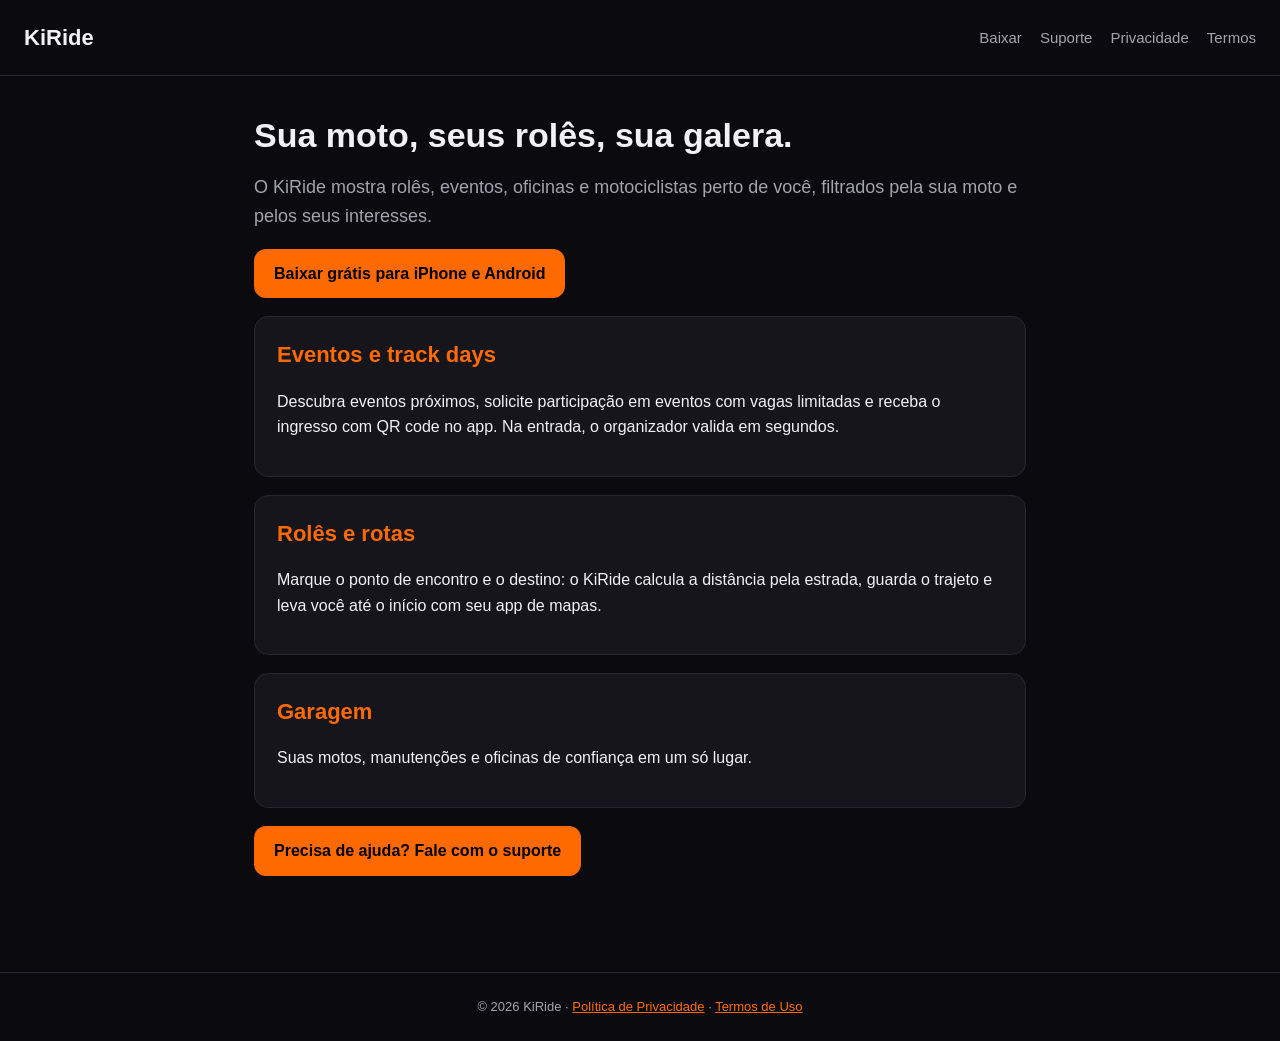
<file: index.html>
<!doctype html><html lang="pt-BR"><head><meta charset="utf-8"><meta name="viewport" content="width=device-width,initial-scale=1">
<title>KiRide — Sua moto, seus rolês, sua galera</title><meta name="description" content="Rolês, eventos e track days perto de você, filtrados pela sua moto. Ingresso com QR code direto no app."><link rel="stylesheet" href="style.css"></head>
<body><header><a href="index.html">KiRide</a><nav><a href="baixar.html">Baixar</a><a href="suporte.html">Suporte</a><a href="privacidade.html">Privacidade</a><a href="termos.html">Termos</a></nav></header>
<main>
<h1>Sua moto, seus rolês, sua galera.</h1>
<p class="lead">O KiRide mostra rolês, eventos, oficinas e motociclistas perto de você, filtrados pela sua moto e pelos seus interesses.</p>
<p><a class="btn" href="baixar.html">Baixar grátis para iPhone e Android</a></p>
<div class="card"><h2 style="margin-top:0">Eventos e track days</h2><p>Descubra eventos próximos, solicite participação em eventos com vagas limitadas e receba o ingresso com QR code no app. Na entrada, o organizador valida em segundos.</p></div>
<div class="card"><h2 style="margin-top:0">Rolês e rotas</h2><p>Marque o ponto de encontro e o destino: o KiRide calcula a distância pela estrada, guarda o trajeto e leva você até o início com seu app de mapas.</p></div>
<div class="card"><h2 style="margin-top:0">Garagem</h2><p>Suas motos, manutenções e oficinas de confiança em um só lugar.</p></div>
<p><a class="btn" href="suporte.html">Precisa de ajuda? Fale com o suporte</a></p>
</main><footer>© 2026 KiRide · <a href="privacidade.html">Política de Privacidade</a> · <a href="termos.html">Termos de Uso</a></footer></body></html>
</file>
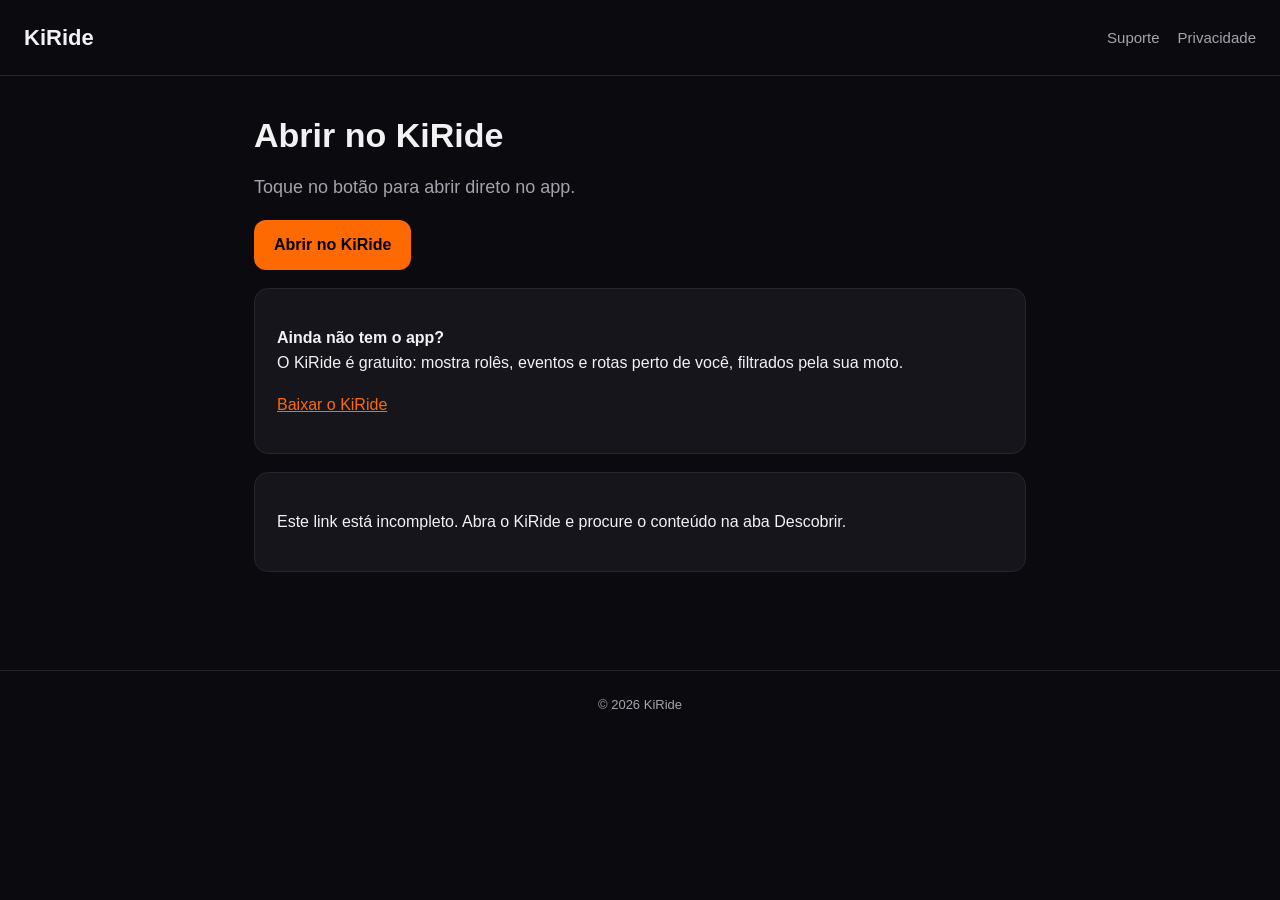
<file: abrir.html>
<!doctype html><html lang="pt-BR"><head><meta charset="utf-8"><meta name="viewport" content="width=device-width,initial-scale=1">
<title>Abrir no KiRide</title><link rel="stylesheet" href="style.css">
<meta name="description" content="Abra este conteúdo no app KiRide.">
</head>
<body><header><a href="index.html">KiRide</a><nav><a href="suporte.html">Suporte</a><a href="privacidade.html">Privacidade</a></nav></header>
<main>
<h1 id="titulo">Abrir no KiRide</h1>
<p class="lead" id="texto">Toque no botão para abrir direto no app.</p>
<p><a id="abrir" class="btn" href="#">Abrir no KiRide</a></p>
<div class="card">
  <p><strong>Ainda não tem o app?</strong><br>
  O KiRide é gratuito: mostra rolês, eventos e rotas perto de você, filtrados pela sua moto.</p>
  <p><a id="loja" href="index.html">Baixar o KiRide</a></p>
</div>
<div class="card" id="semlink" hidden><p>Este link está incompleto. Abra o KiRide e procure o conteúdo na aba Descobrir.</p></div>
<script>
  // O app registra o esquema kiride://; a rota interna vem no parâmetro "ir" (ex.: rides/123).
  var destino = new URLSearchParams(location.search).get('ir') || '';
  var rotulos = {rides: 'este rolê', events: 'este evento', routes: 'esta rota', posts: 'esta publicação', users: 'este perfil'};
  var tipo = rotulos[destino.split('/')[0]] || 'este conteúdo';
  var abrir = document.getElementById('abrir');
  if (destino) {
    var url = 'kiride://' + destino;
    abrir.href = url;
    document.getElementById('texto').textContent = 'Toque no botão para ver ' + tipo + ' no app.';
    // tentativa automática: em muitos navegadores o app abre sozinho; se não, o botão continua ali
    setTimeout(function () { location.href = url; }, 500);
  } else {
    abrir.hidden = true;
    document.getElementById('semlink').hidden = false;
  }
</script>
</main><footer>© 2026 KiRide</footer></body></html>
</file>
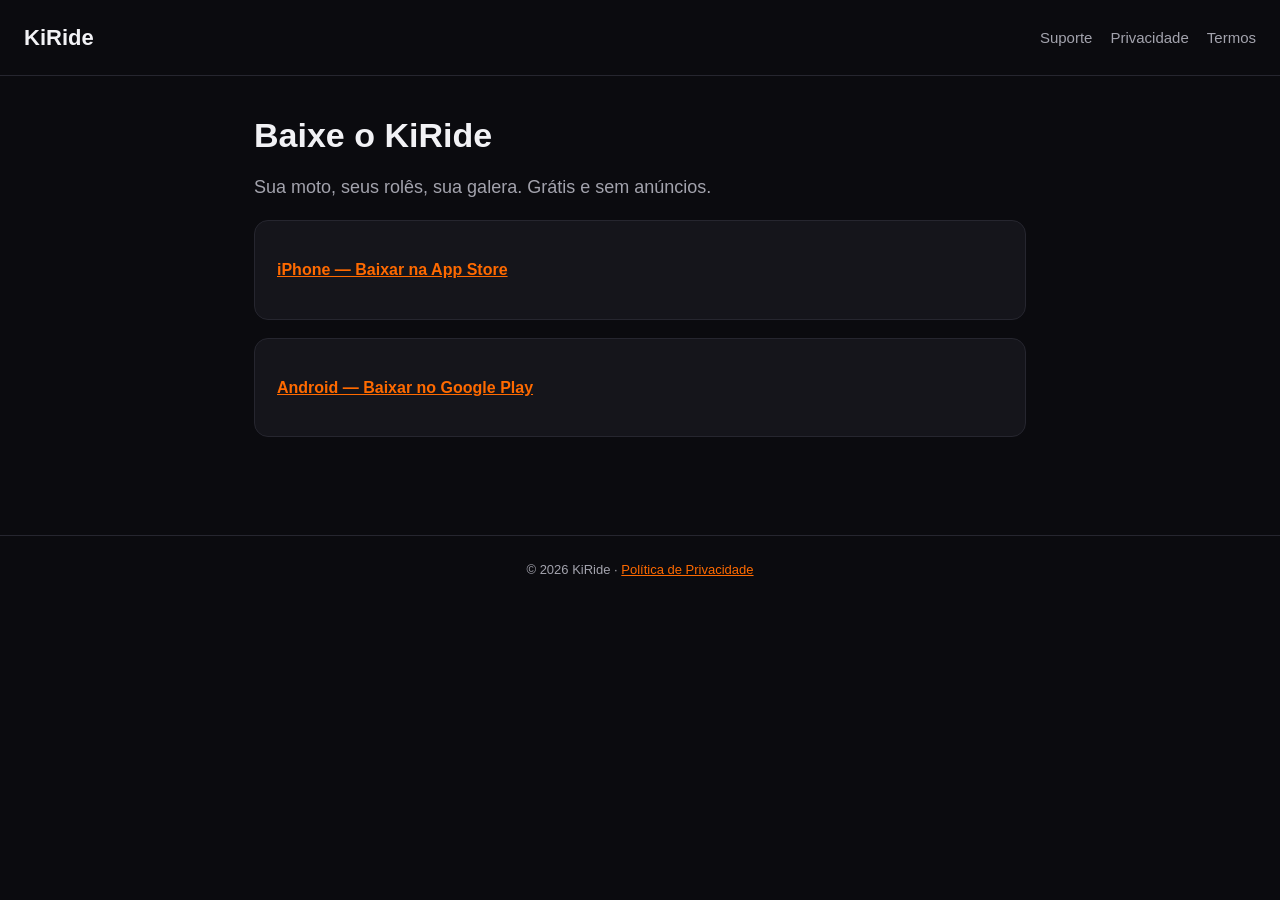
<file: baixar.html>
<!doctype html><html lang="pt-BR"><head><meta charset="utf-8"><meta name="viewport" content="width=device-width,initial-scale=1">
<title>Baixar o KiRide</title><link rel="stylesheet" href="style.css">
<script>
// Cartazes e adesivos apontam para cá: detecta a plataforma e leva à loja certa.
var IOS = "https://apps.apple.com/br/app/kiride/id6811716715";
var ANDROID = "https://play.google.com/store/apps/details?id=app.kiride";
var ua = navigator.userAgent || "";
if (/iPhone|iPad|iPod/i.test(ua)) location.replace(IOS);
else if (/Android/i.test(ua)) location.replace(ANDROID);
</script></head>
<body><header><a href="index.html">KiRide</a><nav><a href="suporte.html">Suporte</a><a href="privacidade.html">Privacidade</a><a href="termos.html">Termos</a></nav></header>
<main>
<h1>Baixe o KiRide</h1>
<p class="lead">Sua moto, seus rolês, sua galera. Grátis e sem anúncios.</p>
<div class="card"><p><a href="https://apps.apple.com/br/app/kiride/id6811716715"><strong>iPhone — Baixar na App Store</strong></a></p></div>
<div class="card"><p><a href="https://play.google.com/store/apps/details?id=app.kiride"><strong>Android — Baixar no Google Play</strong></a></p></div>
</main><footer>© 2026 KiRide · <a href="privacidade.html">Política de Privacidade</a></footer></body></html>
</file>
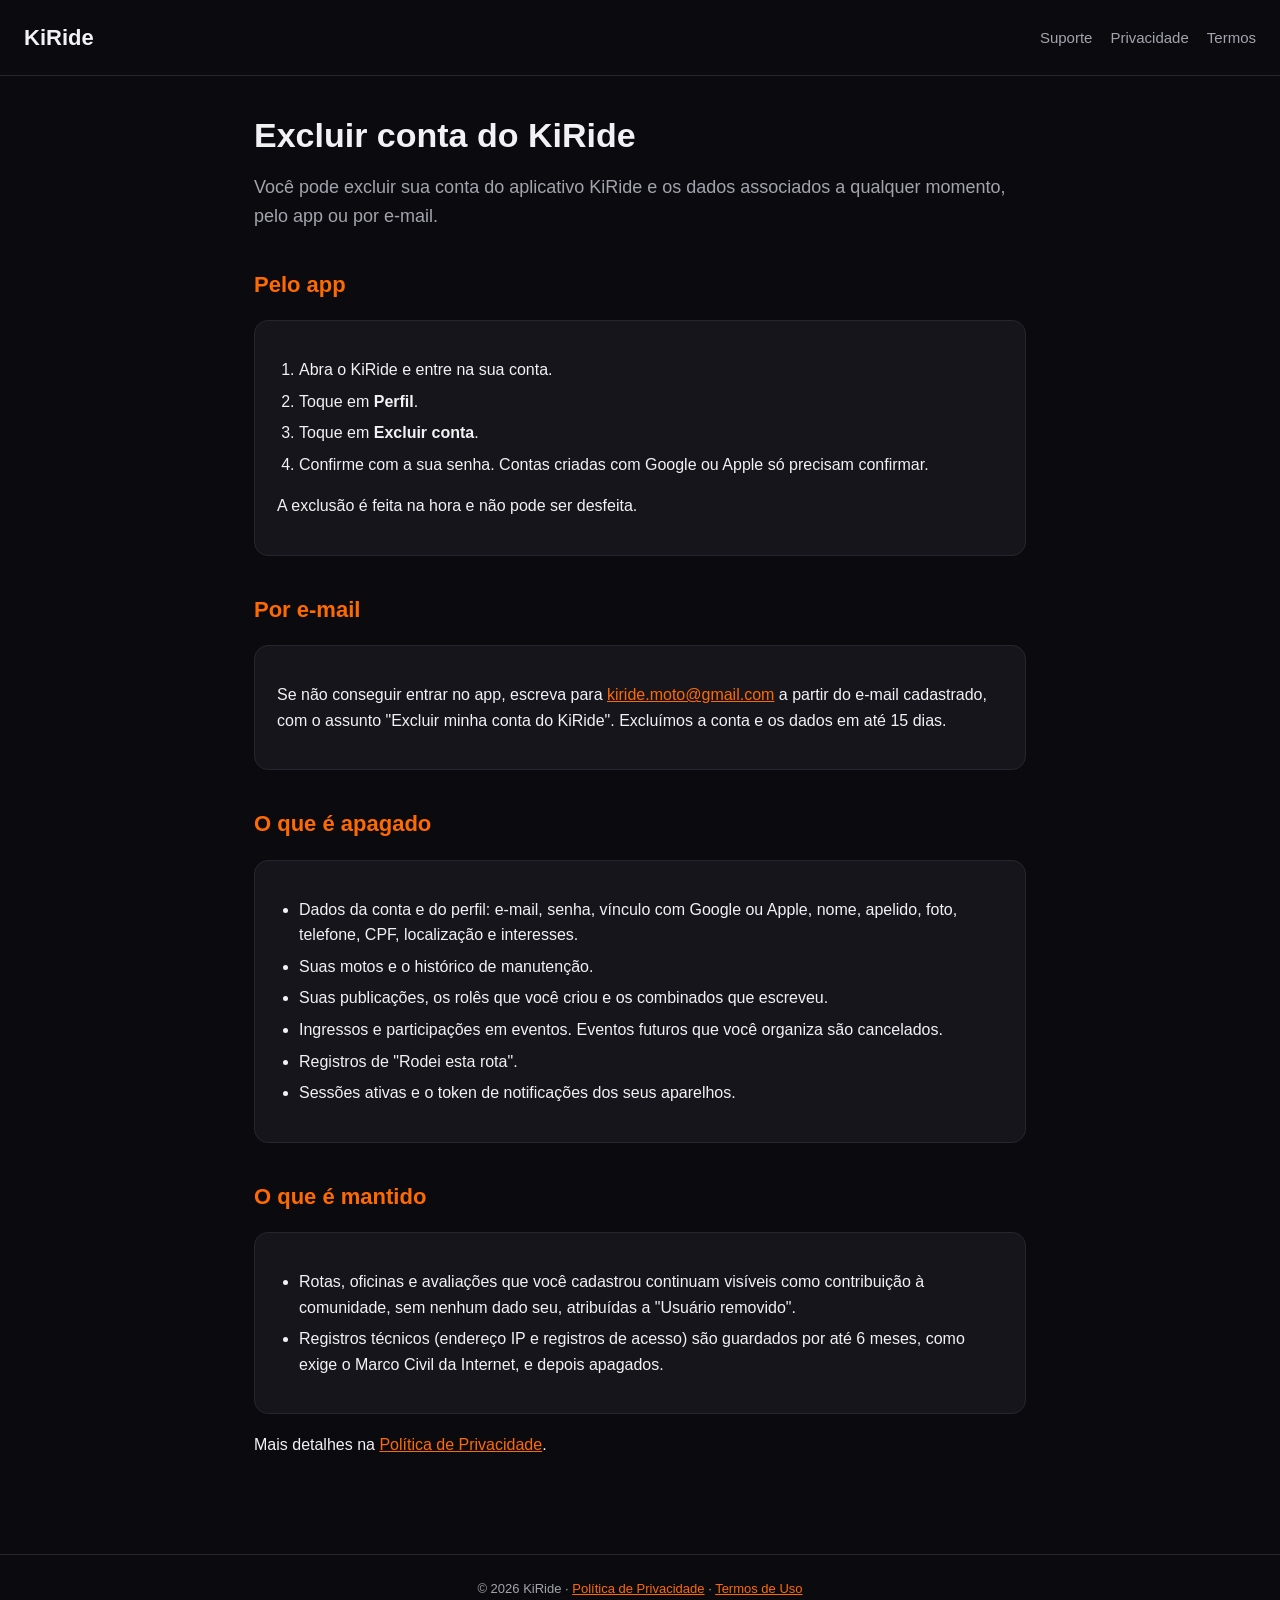
<file: excluir-conta.html>
<!doctype html><html lang="pt-BR"><head><meta charset="utf-8"><meta name="viewport" content="width=device-width,initial-scale=1">
<title>Excluir conta — KiRide</title><link rel="stylesheet" href="style.css"></head>
<body><header><a href="index.html">KiRide</a><nav><a href="suporte.html">Suporte</a><a href="privacidade.html">Privacidade</a><a href="termos.html">Termos</a></nav></header>
<main>
<h1>Excluir conta do KiRide</h1>
<p class="lead">Você pode excluir sua conta do aplicativo KiRide e os dados associados a qualquer momento, pelo app ou por e-mail.</p>
<h2>Pelo app</h2>
<div class="card"><ol>
<li>Abra o KiRide e entre na sua conta.</li>
<li>Toque em <strong>Perfil</strong>.</li>
<li>Toque em <strong>Excluir conta</strong>.</li>
<li>Confirme com a sua senha. Contas criadas com Google ou Apple só precisam confirmar.</li>
</ol><p>A exclusão é feita na hora e não pode ser desfeita.</p></div>
<h2>Por e-mail</h2>
<div class="card"><p>Se não conseguir entrar no app, escreva para <a href="mailto:kiride.moto@gmail.com?subject=Excluir%20minha%20conta%20do%20KiRide">kiride.moto@gmail.com</a> a partir do e-mail cadastrado, com o assunto "Excluir minha conta do KiRide". Excluímos a conta e os dados em até 15 dias.</p></div>
<h2>O que é apagado</h2>
<div class="card"><ul>
<li>Dados da conta e do perfil: e-mail, senha, vínculo com Google ou Apple, nome, apelido, foto, telefone, CPF, localização e interesses.</li>
<li>Suas motos e o histórico de manutenção.</li>
<li>Suas publicações, os rolês que você criou e os combinados que escreveu.</li>
<li>Ingressos e participações em eventos. Eventos futuros que você organiza são cancelados.</li>
<li>Registros de "Rodei esta rota".</li>
<li>Sessões ativas e o token de notificações dos seus aparelhos.</li>
</ul></div>
<h2>O que é mantido</h2>
<div class="card"><ul>
<li>Rotas, oficinas e avaliações que você cadastrou continuam visíveis como contribuição à comunidade, sem nenhum dado seu, atribuídas a "Usuário removido".</li>
<li>Registros técnicos (endereço IP e registros de acesso) são guardados por até 6 meses, como exige o Marco Civil da Internet, e depois apagados.</li>
</ul></div>
<p>Mais detalhes na <a href="privacidade.html">Política de Privacidade</a>.</p>
</main><footer>© 2026 KiRide · <a href="privacidade.html">Política de Privacidade</a> · <a href="termos.html">Termos de Uso</a></footer></body></html>
</file>
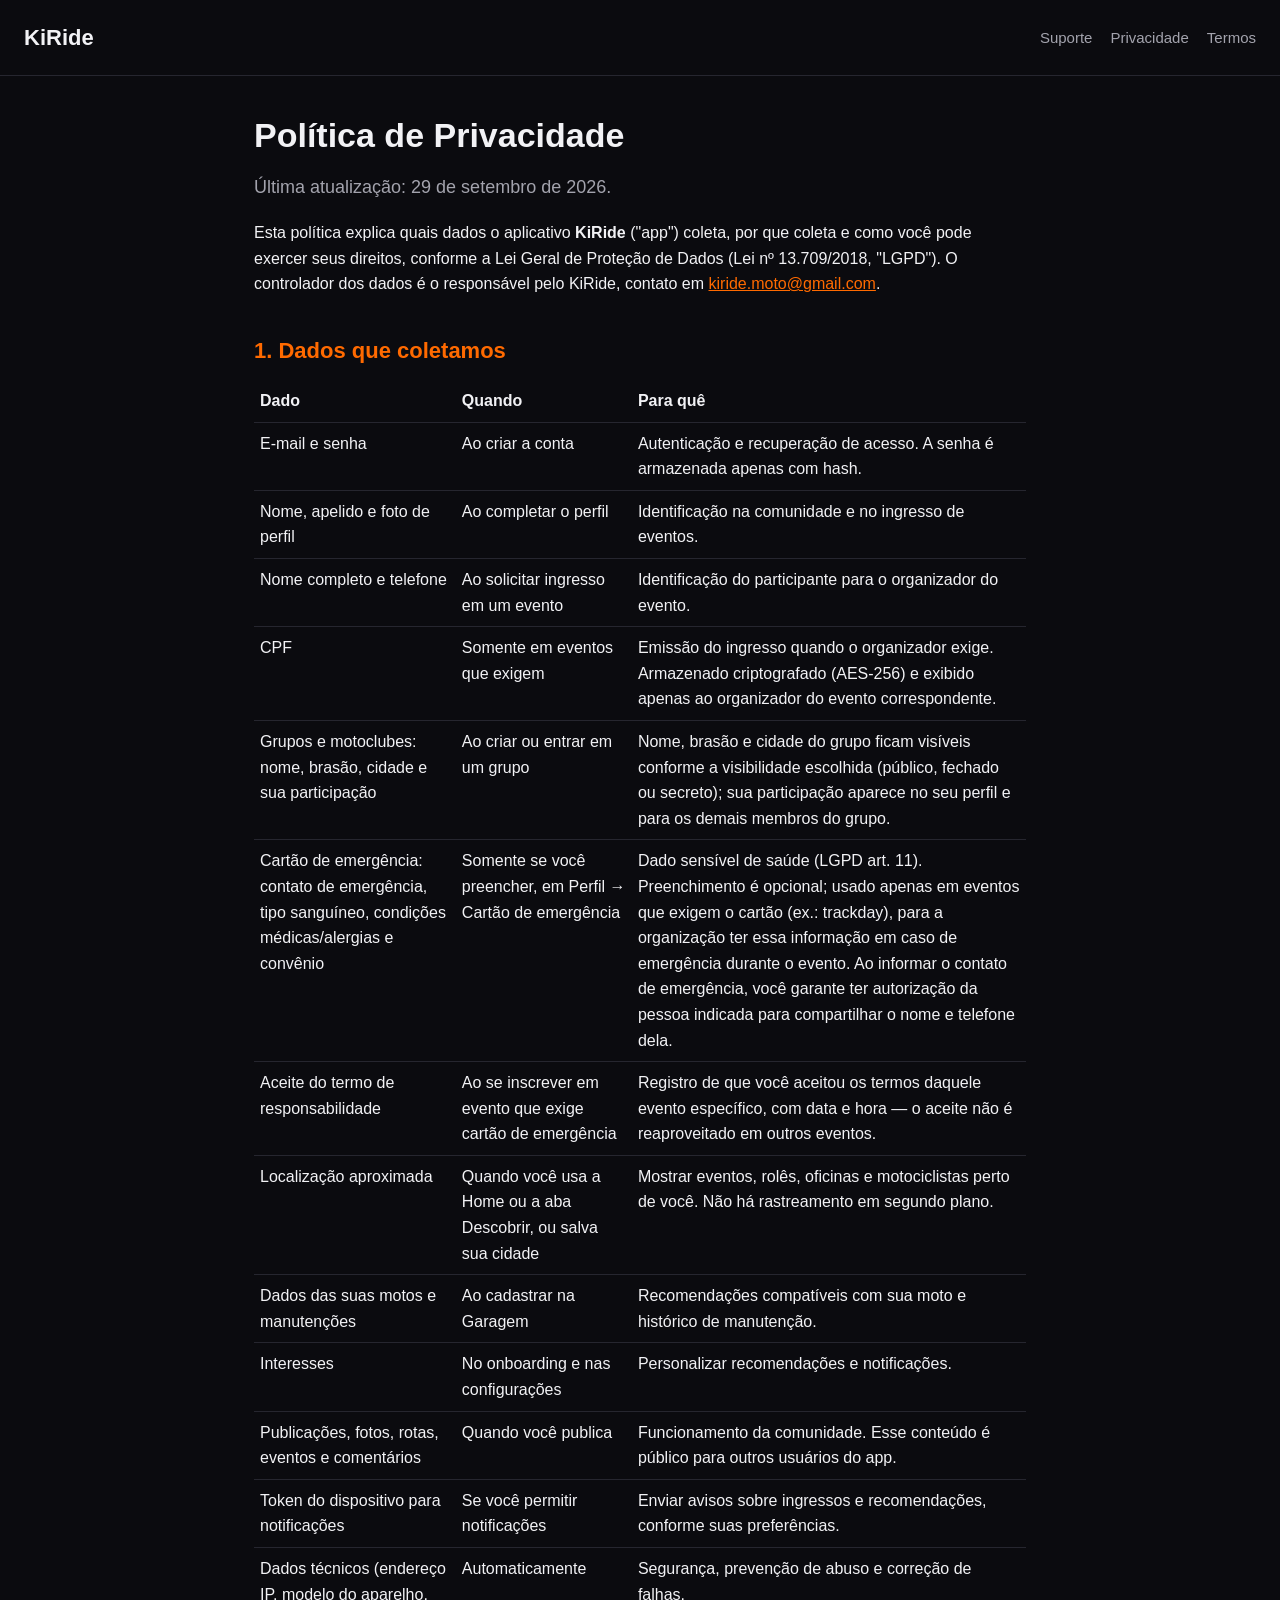
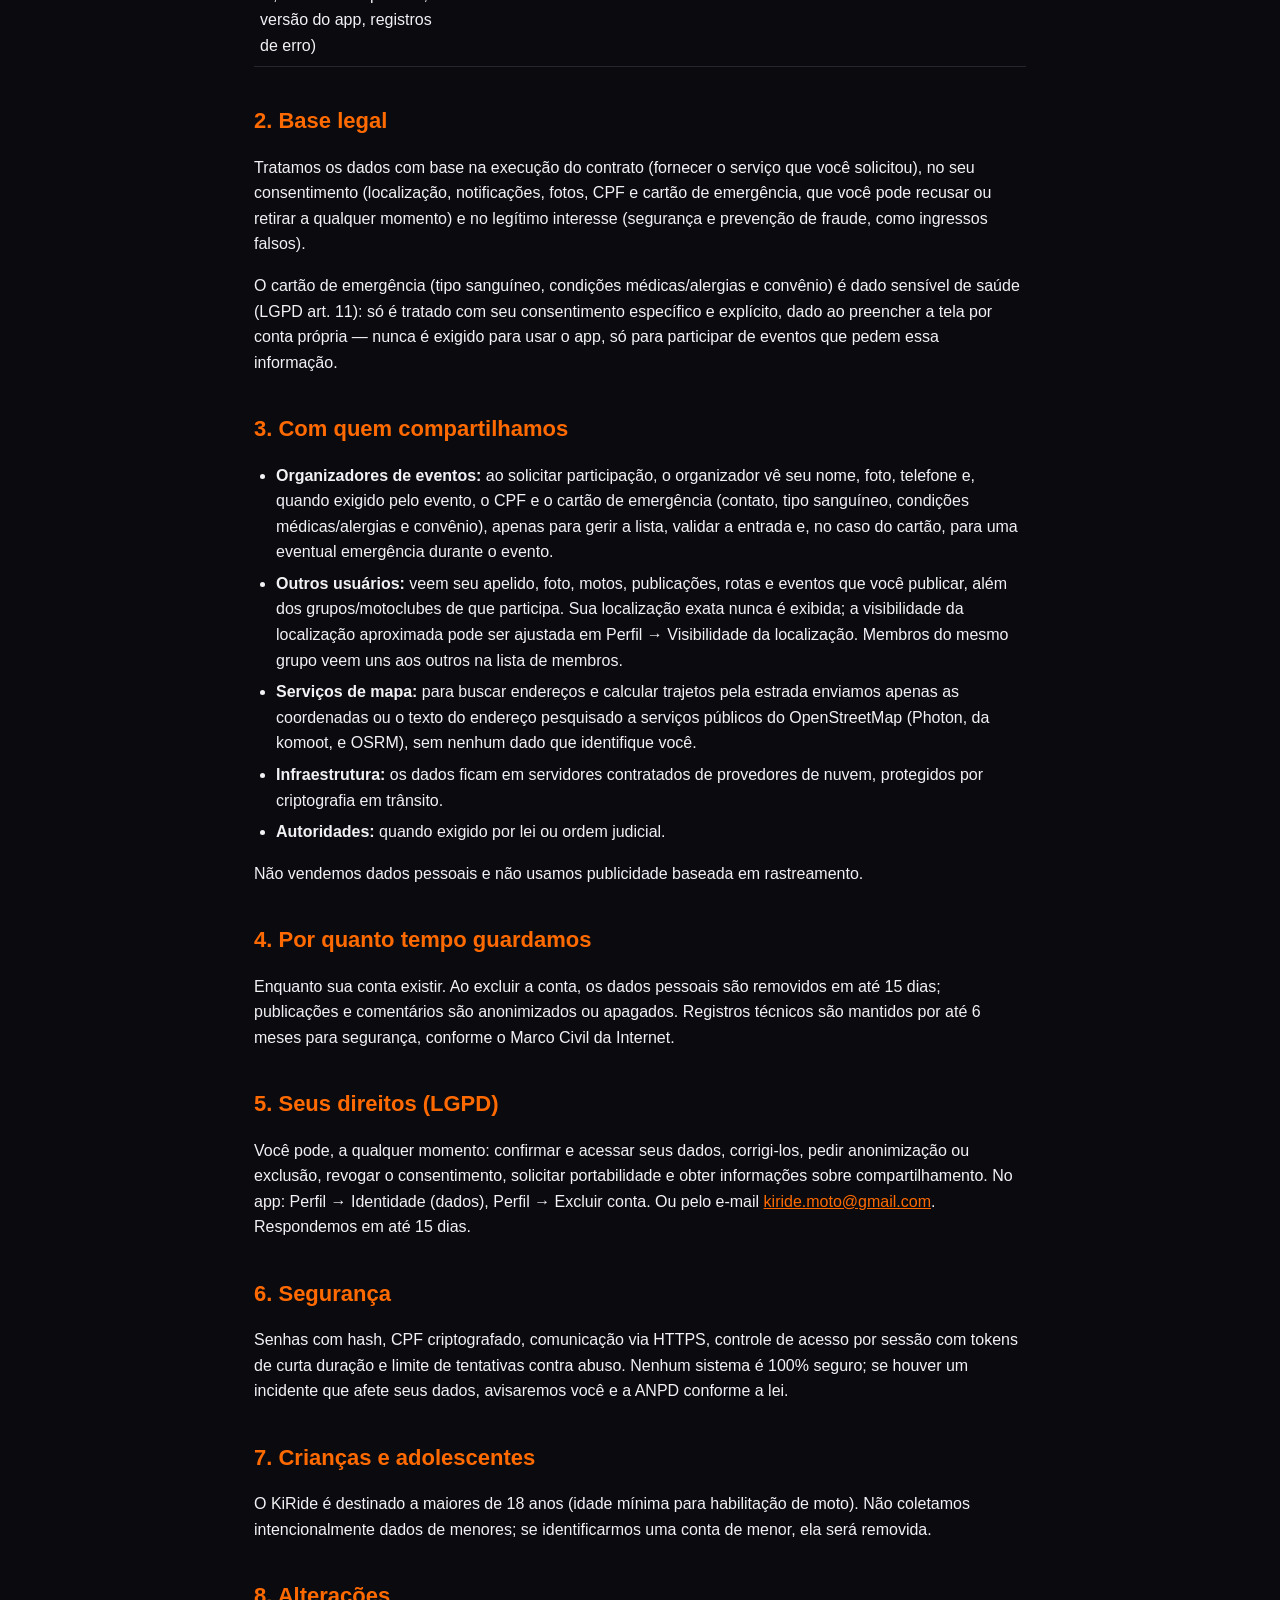
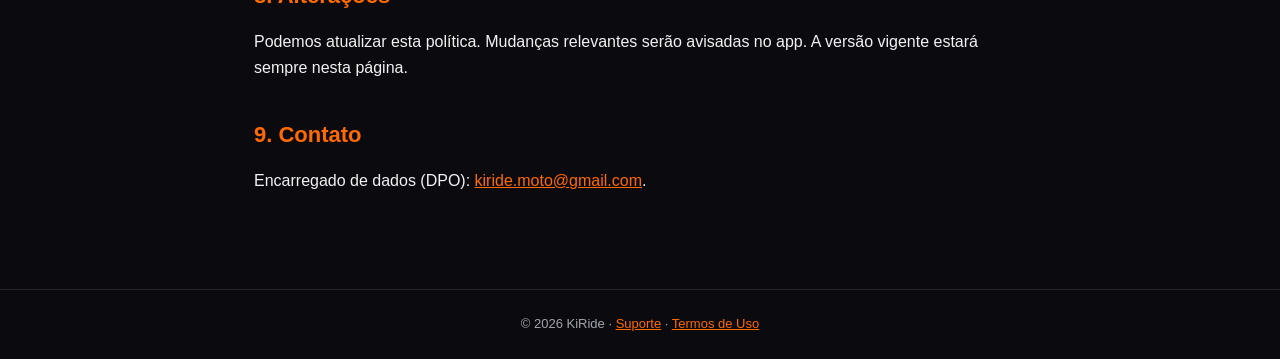
<file: privacidade.html>
<!doctype html><html lang="pt-BR"><head><meta charset="utf-8"><meta name="viewport" content="width=device-width,initial-scale=1">
<title>Política de Privacidade — KiRide</title><link rel="stylesheet" href="style.css"></head>
<body><header><a href="index.html">KiRide</a><nav><a href="suporte.html">Suporte</a><a href="privacidade.html">Privacidade</a><a href="termos.html">Termos</a></nav></header>
<main>
<h1>Política de Privacidade</h1>
<p class="lead">Última atualização: 29 de setembro de 2026.</p>
<p>Esta política explica quais dados o aplicativo <strong>KiRide</strong> ("app") coleta, por que coleta e como você pode exercer seus direitos, conforme a Lei Geral de Proteção de Dados (Lei nº 13.709/2018, "LGPD"). O controlador dos dados é o responsável pelo KiRide, contato em <a href="mailto:kiride.moto@gmail.com">kiride.moto@gmail.com</a>.</p>

<h2>1. Dados que coletamos</h2>
<table><tr><th>Dado</th><th>Quando</th><th>Para quê</th></tr>
<tr><td>E-mail e senha</td><td>Ao criar a conta</td><td>Autenticação e recuperação de acesso. A senha é armazenada apenas com hash.</td></tr>
<tr><td>Nome, apelido e foto de perfil</td><td>Ao completar o perfil</td><td>Identificação na comunidade e no ingresso de eventos.</td></tr>
<tr><td>Nome completo e telefone</td><td>Ao solicitar ingresso em um evento</td><td>Identificação do participante para o organizador do evento.</td></tr>
<tr><td>CPF</td><td>Somente em eventos que exigem</td><td>Emissão do ingresso quando o organizador exige. Armazenado criptografado (AES-256) e exibido apenas ao organizador do evento correspondente.</td></tr>
<tr><td>Grupos e motoclubes: nome, brasão, cidade e sua participação</td><td>Ao criar ou entrar em um grupo</td><td>Nome, brasão e cidade do grupo ficam visíveis conforme a visibilidade escolhida (público, fechado ou secreto); sua participação aparece no seu perfil e para os demais membros do grupo.</td></tr>
<tr><td>Cartão de emergência: contato de emergência, tipo sanguíneo, condições médicas/alergias e convênio</td><td>Somente se você preencher, em Perfil → Cartão de emergência</td><td>Dado sensível de saúde (LGPD art. 11). Preenchimento é opcional; usado apenas em eventos que exigem o cartão (ex.: trackday), para a organização ter essa informação em caso de emergência durante o evento. Ao informar o contato de emergência, você garante ter autorização da pessoa indicada para compartilhar o nome e telefone dela.</td></tr>
<tr><td>Aceite do termo de responsabilidade</td><td>Ao se inscrever em evento que exige cartão de emergência</td><td>Registro de que você aceitou os termos daquele evento específico, com data e hora — o aceite não é reaproveitado em outros eventos.</td></tr>
<tr><td>Localização aproximada</td><td>Quando você usa a Home ou a aba Descobrir, ou salva sua cidade</td><td>Mostrar eventos, rolês, oficinas e motociclistas perto de você. Não há rastreamento em segundo plano.</td></tr>
<tr><td>Dados das suas motos e manutenções</td><td>Ao cadastrar na Garagem</td><td>Recomendações compatíveis com sua moto e histórico de manutenção.</td></tr>
<tr><td>Interesses</td><td>No onboarding e nas configurações</td><td>Personalizar recomendações e notificações.</td></tr>
<tr><td>Publicações, fotos, rotas, eventos e comentários</td><td>Quando você publica</td><td>Funcionamento da comunidade. Esse conteúdo é público para outros usuários do app.</td></tr>
<tr><td>Token do dispositivo para notificações</td><td>Se você permitir notificações</td><td>Enviar avisos sobre ingressos e recomendações, conforme suas preferências.</td></tr>
<tr><td>Dados técnicos (endereço IP, modelo do aparelho, versão do app, registros de erro)</td><td>Automaticamente</td><td>Segurança, prevenção de abuso e correção de falhas.</td></tr></table>

<h2>2. Base legal</h2>
<p>Tratamos os dados com base na execução do contrato (fornecer o serviço que você solicitou), no seu consentimento (localização, notificações, fotos, CPF e cartão de emergência, que você pode recusar ou retirar a qualquer momento) e no legítimo interesse (segurança e prevenção de fraude, como ingressos falsos).</p>
<p>O cartão de emergência (tipo sanguíneo, condições médicas/alergias e convênio) é dado sensível de saúde (LGPD art. 11): só é tratado com seu consentimento específico e explícito, dado ao preencher a tela por conta própria — nunca é exigido para usar o app, só para participar de eventos que pedem essa informação.</p>

<h2>3. Com quem compartilhamos</h2>
<ul>
<li><strong>Organizadores de eventos:</strong> ao solicitar participação, o organizador vê seu nome, foto, telefone e, quando exigido pelo evento, o CPF e o cartão de emergência (contato, tipo sanguíneo, condições médicas/alergias e convênio), apenas para gerir a lista, validar a entrada e, no caso do cartão, para uma eventual emergência durante o evento.</li>
<li><strong>Outros usuários:</strong> veem seu apelido, foto, motos, publicações, rotas e eventos que você publicar, além dos grupos/motoclubes de que participa. Sua localização exata nunca é exibida; a visibilidade da localização aproximada pode ser ajustada em Perfil → Visibilidade da localização. Membros do mesmo grupo veem uns aos outros na lista de membros.</li>
<li><strong>Serviços de mapa:</strong> para buscar endereços e calcular trajetos pela estrada enviamos apenas as coordenadas ou o texto do endereço pesquisado a serviços públicos do OpenStreetMap (Photon, da komoot, e OSRM), sem nenhum dado que identifique você.</li>
<li><strong>Infraestrutura:</strong> os dados ficam em servidores contratados de provedores de nuvem, protegidos por criptografia em trânsito.</li>
<li><strong>Autoridades:</strong> quando exigido por lei ou ordem judicial.</li>
</ul>
<p>Não vendemos dados pessoais e não usamos publicidade baseada em rastreamento.</p>

<h2>4. Por quanto tempo guardamos</h2>
<p>Enquanto sua conta existir. Ao excluir a conta, os dados pessoais são removidos em até 15 dias; publicações e comentários são anonimizados ou apagados. Registros técnicos são mantidos por até 6 meses para segurança, conforme o Marco Civil da Internet.</p>

<h2>5. Seus direitos (LGPD)</h2>
<p>Você pode, a qualquer momento: confirmar e acessar seus dados, corrigi-los, pedir anonimização ou exclusão, revogar o consentimento, solicitar portabilidade e obter informações sobre compartilhamento. No app: Perfil → Identidade (dados), Perfil → Excluir conta. Ou pelo e-mail <a href="mailto:kiride.moto@gmail.com">kiride.moto@gmail.com</a>. Respondemos em até 15 dias.</p>

<h2>6. Segurança</h2>
<p>Senhas com hash, CPF criptografado, comunicação via HTTPS, controle de acesso por sessão com tokens de curta duração e limite de tentativas contra abuso. Nenhum sistema é 100% seguro; se houver um incidente que afete seus dados, avisaremos você e a ANPD conforme a lei.</p>

<h2>7. Crianças e adolescentes</h2>
<p>O KiRide é destinado a maiores de 18 anos (idade mínima para habilitação de moto). Não coletamos intencionalmente dados de menores; se identificarmos uma conta de menor, ela será removida.</p>

<h2>8. Alterações</h2>
<p>Podemos atualizar esta política. Mudanças relevantes serão avisadas no app. A versão vigente estará sempre nesta página.</p>

<h2>9. Contato</h2>
<p>Encarregado de dados (DPO): <a href="mailto:kiride.moto@gmail.com">kiride.moto@gmail.com</a>.</p>
</main><footer>© 2026 KiRide · <a href="suporte.html">Suporte</a> · <a href="termos.html">Termos de Uso</a></footer></body></html>
</file>
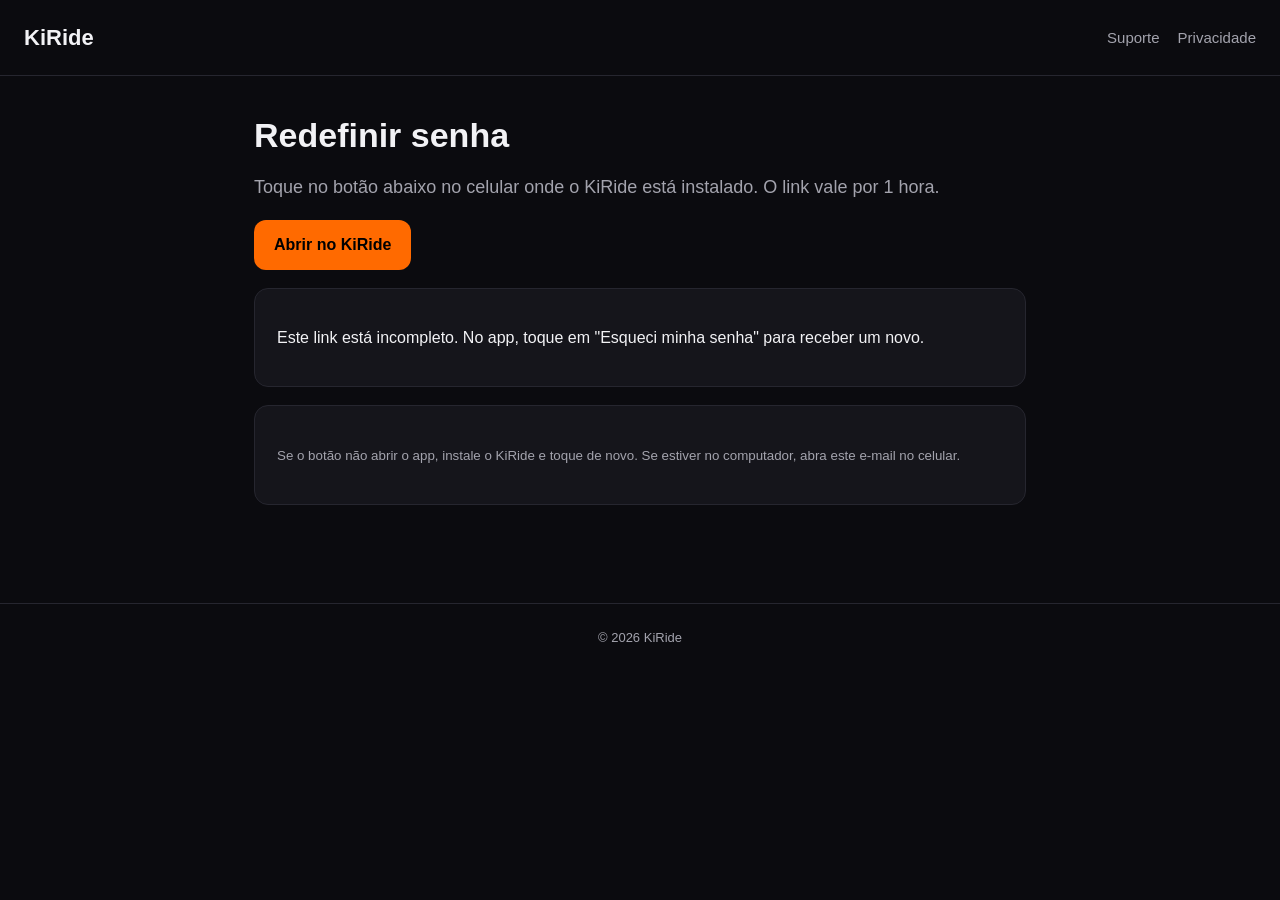
<file: senha.html>
<!doctype html><html lang="pt-BR"><head><meta charset="utf-8"><meta name="viewport" content="width=device-width,initial-scale=1">
<title>Redefinir senha — KiRide</title><link rel="stylesheet" href="style.css"></head>
<body><header><a href="index.html">KiRide</a><nav><a href="suporte.html">Suporte</a><a href="privacidade.html">Privacidade</a></nav></header>
<main>
<h1>Redefinir senha</h1>
<p class="lead">Toque no botão abaixo no celular onde o KiRide está instalado. O link vale por 1 hora.</p>
<p><a id="open" class="btn" href="#">Abrir no KiRide</a></p>
<div class="card" id="nolink" hidden><p>Este link está incompleto. No app, toque em "Esqueci minha senha" para receber um novo.</p></div>
<div class="card"><p><small>Se o botão não abrir o app, instale o KiRide e toque de novo. Se estiver no computador, abra este e-mail no celular.</small></p></div>
<script>
  var t = new URLSearchParams(location.search).get('token');
  var a = document.getElementById('open');
  if (t) { a.href = 'kiride://reset-password?token=' + encodeURIComponent(t); setTimeout(function(){ location.href = a.href; }, 400); }
  else { a.hidden = true; document.getElementById('nolink').hidden = false; }
</script>
</main><footer>© 2026 KiRide</footer></body></html>
</file>
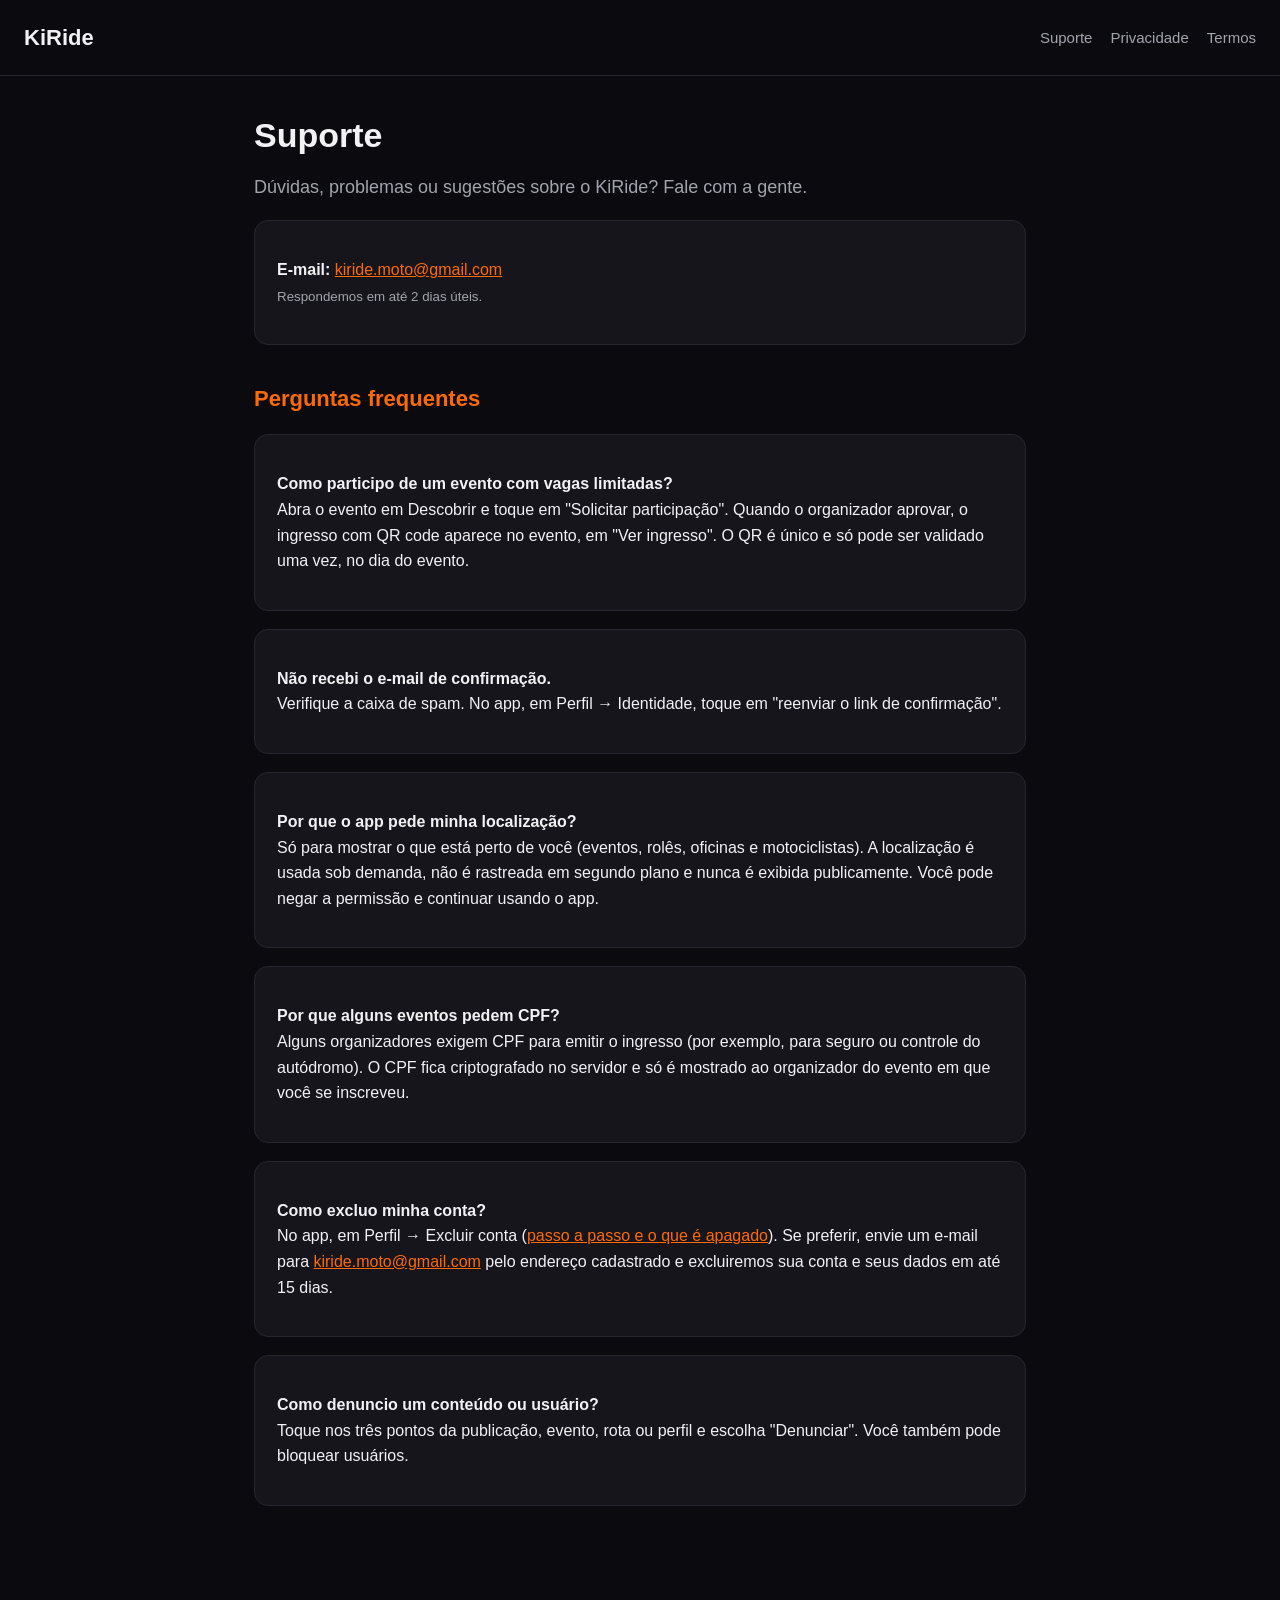
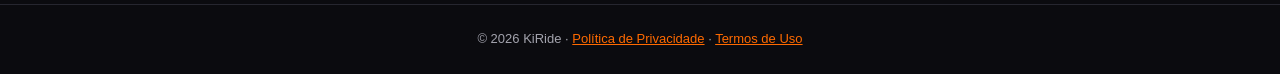
<file: suporte.html>
<!doctype html><html lang="pt-BR"><head><meta charset="utf-8"><meta name="viewport" content="width=device-width,initial-scale=1">
<title>Suporte — KiRide</title><link rel="stylesheet" href="style.css"></head>
<body><header><a href="index.html">KiRide</a><nav><a href="suporte.html">Suporte</a><a href="privacidade.html">Privacidade</a><a href="termos.html">Termos</a></nav></header>
<main>
<h1>Suporte</h1>
<p class="lead">Dúvidas, problemas ou sugestões sobre o KiRide? Fale com a gente.</p>
<div class="card"><p><strong>E-mail:</strong> <a href="mailto:kiride.moto@gmail.com">kiride.moto@gmail.com</a><br><small>Respondemos em até 2 dias úteis.</small></p></div>
<h2>Perguntas frequentes</h2>
<div class="card"><p><strong>Como participo de um evento com vagas limitadas?</strong><br>Abra o evento em Descobrir e toque em "Solicitar participação". Quando o organizador aprovar, o ingresso com QR code aparece no evento, em "Ver ingresso". O QR é único e só pode ser validado uma vez, no dia do evento.</p></div>
<div class="card"><p><strong>Não recebi o e-mail de confirmação.</strong><br>Verifique a caixa de spam. No app, em Perfil → Identidade, toque em "reenviar o link de confirmação".</p></div>
<div class="card"><p><strong>Por que o app pede minha localização?</strong><br>Só para mostrar o que está perto de você (eventos, rolês, oficinas e motociclistas). A localização é usada sob demanda, não é rastreada em segundo plano e nunca é exibida publicamente. Você pode negar a permissão e continuar usando o app.</p></div>
<div class="card"><p><strong>Por que alguns eventos pedem CPF?</strong><br>Alguns organizadores exigem CPF para emitir o ingresso (por exemplo, para seguro ou controle do autódromo). O CPF fica criptografado no servidor e só é mostrado ao organizador do evento em que você se inscreveu.</p></div>
<div class="card"><p><strong>Como excluo minha conta?</strong><br>No app, em Perfil → Excluir conta (<a href="excluir-conta.html">passo a passo e o que é apagado</a>). Se preferir, envie um e-mail para <a href="mailto:kiride.moto@gmail.com">kiride.moto@gmail.com</a> pelo endereço cadastrado e excluiremos sua conta e seus dados em até 15 dias.</p></div>
<div class="card"><p><strong>Como denuncio um conteúdo ou usuário?</strong><br>Toque nos três pontos da publicação, evento, rota ou perfil e escolha "Denunciar". Você também pode bloquear usuários.</p></div>
</main><footer>© 2026 KiRide · <a href="privacidade.html">Política de Privacidade</a> · <a href="termos.html">Termos de Uso</a></footer></body></html>
</file>
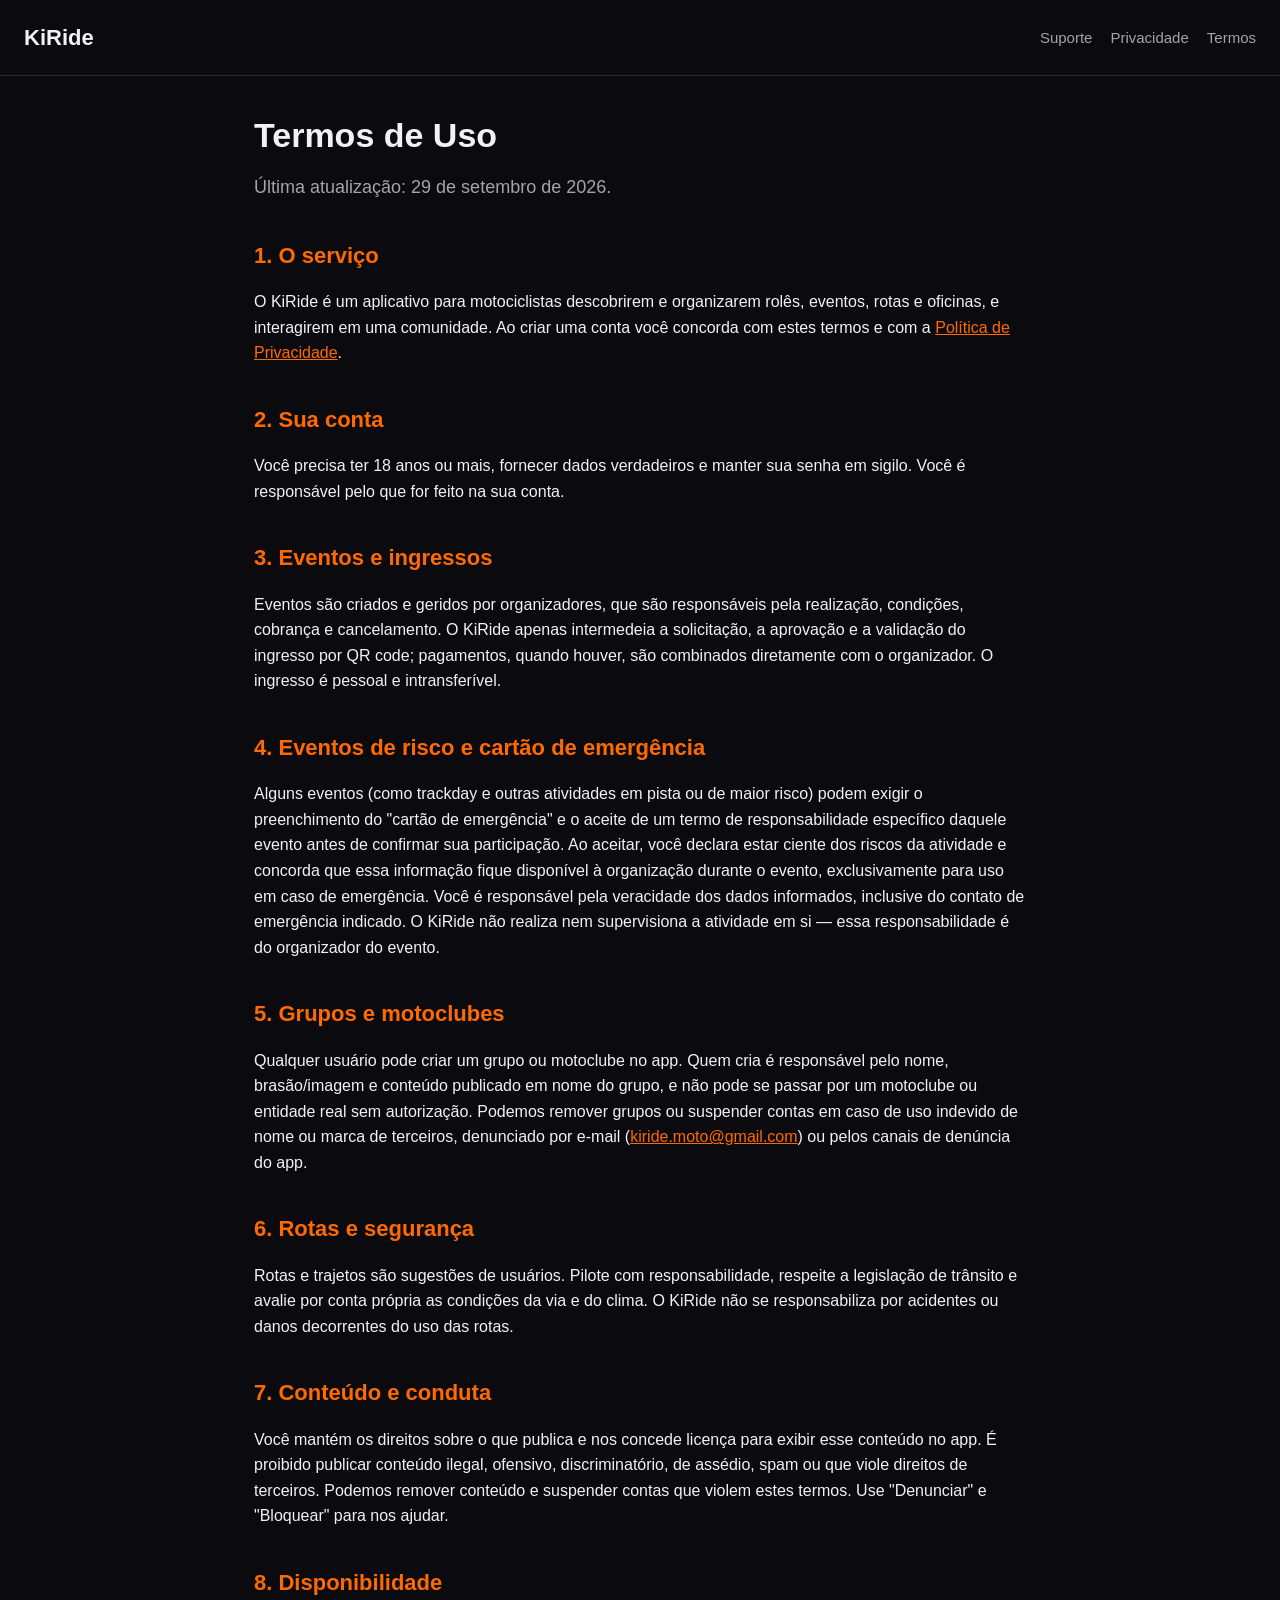
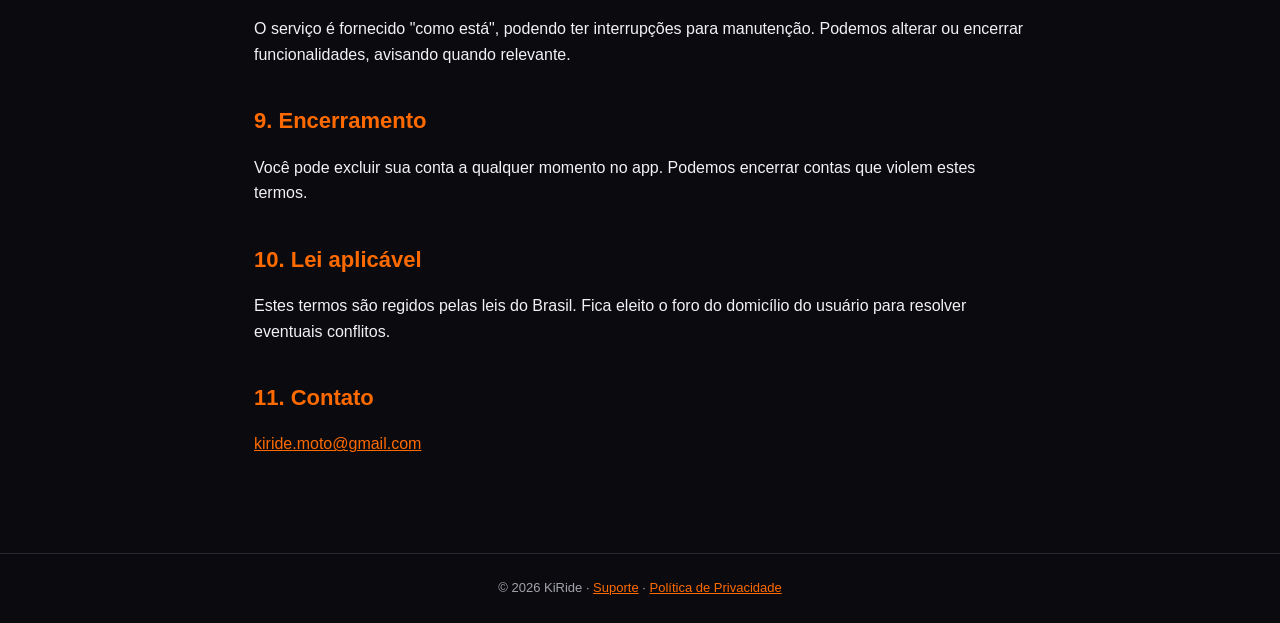
<file: termos.html>
<!doctype html><html lang="pt-BR"><head><meta charset="utf-8"><meta name="viewport" content="width=device-width,initial-scale=1">
<title>Termos de Uso — KiRide</title><link rel="stylesheet" href="style.css"></head>
<body><header><a href="index.html">KiRide</a><nav><a href="suporte.html">Suporte</a><a href="privacidade.html">Privacidade</a><a href="termos.html">Termos</a></nav></header>
<main>
<h1>Termos de Uso</h1>
<p class="lead">Última atualização: 29 de setembro de 2026.</p>
<h2>1. O serviço</h2><p>O KiRide é um aplicativo para motociclistas descobrirem e organizarem rolês, eventos, rotas e oficinas, e interagirem em uma comunidade. Ao criar uma conta você concorda com estes termos e com a <a href="privacidade.html">Política de Privacidade</a>.</p>
<h2>2. Sua conta</h2><p>Você precisa ter 18 anos ou mais, fornecer dados verdadeiros e manter sua senha em sigilo. Você é responsável pelo que for feito na sua conta.</p>
<h2>3. Eventos e ingressos</h2><p>Eventos são criados e geridos por organizadores, que são responsáveis pela realização, condições, cobrança e cancelamento. O KiRide apenas intermedeia a solicitação, a aprovação e a validação do ingresso por QR code; pagamentos, quando houver, são combinados diretamente com o organizador. O ingresso é pessoal e intransferível.</p>
<h2>4. Eventos de risco e cartão de emergência</h2><p>Alguns eventos (como trackday e outras atividades em pista ou de maior risco) podem exigir o preenchimento do "cartão de emergência" e o aceite de um termo de responsabilidade específico daquele evento antes de confirmar sua participação. Ao aceitar, você declara estar ciente dos riscos da atividade e concorda que essa informação fique disponível à organização durante o evento, exclusivamente para uso em caso de emergência. Você é responsável pela veracidade dos dados informados, inclusive do contato de emergência indicado. O KiRide não realiza nem supervisiona a atividade em si — essa responsabilidade é do organizador do evento.</p>
<h2>5. Grupos e motoclubes</h2><p>Qualquer usuário pode criar um grupo ou motoclube no app. Quem cria é responsável pelo nome, brasão/imagem e conteúdo publicado em nome do grupo, e não pode se passar por um motoclube ou entidade real sem autorização. Podemos remover grupos ou suspender contas em caso de uso indevido de nome ou marca de terceiros, denunciado por e-mail (<a href="mailto:kiride.moto@gmail.com">kiride.moto@gmail.com</a>) ou pelos canais de denúncia do app.</p>
<h2>6. Rotas e segurança</h2><p>Rotas e trajetos são sugestões de usuários. Pilote com responsabilidade, respeite a legislação de trânsito e avalie por conta própria as condições da via e do clima. O KiRide não se responsabiliza por acidentes ou danos decorrentes do uso das rotas.</p>
<h2>7. Conteúdo e conduta</h2><p>Você mantém os direitos sobre o que publica e nos concede licença para exibir esse conteúdo no app. É proibido publicar conteúdo ilegal, ofensivo, discriminatório, de assédio, spam ou que viole direitos de terceiros. Podemos remover conteúdo e suspender contas que violem estes termos. Use "Denunciar" e "Bloquear" para nos ajudar.</p>
<h2>8. Disponibilidade</h2><p>O serviço é fornecido "como está", podendo ter interrupções para manutenção. Podemos alterar ou encerrar funcionalidades, avisando quando relevante.</p>
<h2>9. Encerramento</h2><p>Você pode excluir sua conta a qualquer momento no app. Podemos encerrar contas que violem estes termos.</p>
<h2>10. Lei aplicável</h2><p>Estes termos são regidos pelas leis do Brasil. Fica eleito o foro do domicílio do usuário para resolver eventuais conflitos.</p>
<h2>11. Contato</h2><p><a href="mailto:kiride.moto@gmail.com">kiride.moto@gmail.com</a></p>
</main><footer>© 2026 KiRide · <a href="suporte.html">Suporte</a> · <a href="privacidade.html">Política de Privacidade</a></footer></body></html>
</file>
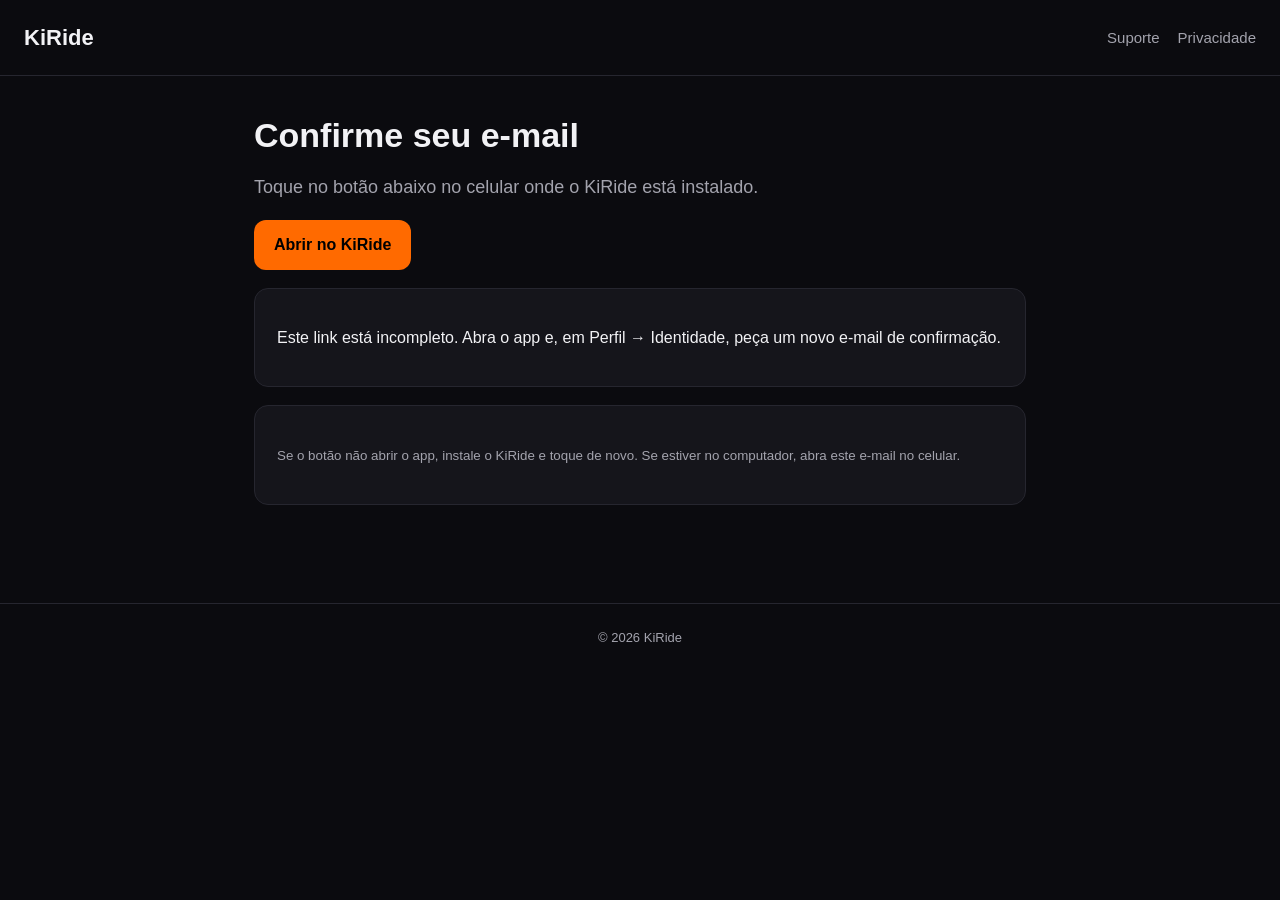
<file: verificar.html>
<!doctype html><html lang="pt-BR"><head><meta charset="utf-8"><meta name="viewport" content="width=device-width,initial-scale=1">
<title>Confirmar e-mail — KiRide</title><link rel="stylesheet" href="style.css"></head>
<body><header><a href="index.html">KiRide</a><nav><a href="suporte.html">Suporte</a><a href="privacidade.html">Privacidade</a></nav></header>
<main>
<h1>Confirme seu e-mail</h1>
<p class="lead">Toque no botão abaixo no celular onde o KiRide está instalado.</p>
<p><a id="open" class="btn" href="#">Abrir no KiRide</a></p>
<div class="card" id="nolink" hidden><p>Este link está incompleto. Abra o app e, em Perfil → Identidade, peça um novo e-mail de confirmação.</p></div>
<div class="card"><p><small>Se o botão não abrir o app, instale o KiRide e toque de novo. Se estiver no computador, abra este e-mail no celular.</small></p></div>
<script>
  var t = new URLSearchParams(location.search).get('token');
  var a = document.getElementById('open');
  if (t) { a.href = 'kiride://verify-email?token=' + encodeURIComponent(t); setTimeout(function(){ location.href = a.href; }, 400); }
  else { a.hidden = true; document.getElementById('nolink').hidden = false; }
</script>
</main><footer>© 2026 KiRide</footer></body></html>
</file>
<file: style.css>
:root{--bg:#0b0b0f;--card:#15151b;--border:#26262f;--text:#f2f2f5;--muted:#a3a3ad;--orange:#ff6a00}
*{box-sizing:border-box}body{margin:0;background:var(--bg);color:var(--text);font:16px/1.6 -apple-system,BlinkMacSystemFont,"Segoe UI",Roboto,Helvetica,Arial,sans-serif}
a{color:var(--orange)}header{padding:20px 24px;border-bottom:1px solid var(--border);display:flex;align-items:center;gap:12px}
header a{color:var(--text);text-decoration:none;font-weight:800;font-size:22px}header nav{margin-left:auto;display:flex;gap:18px;flex-wrap:wrap}
header nav a{font-weight:500;font-size:15px;color:var(--muted)}main{max-width:820px;margin:0 auto;padding:40px 24px 80px}
h1{font-size:34px;line-height:1.15;margin:0 0 8px}h2{font-size:22px;margin:36px 0 10px;color:var(--orange)}
.lead{color:var(--muted);font-size:18px}.card{background:var(--card);border:1px solid var(--border);border-radius:14px;padding:20px 22px;margin:18px 0}
.btn{display:inline-block;background:var(--orange);color:#000;font-weight:700;padding:12px 20px;border-radius:12px;text-decoration:none}
ul,ol{padding-left:22px}li{margin:6px 0}table{width:100%;border-collapse:collapse;margin:12px 0}td,th{border-bottom:1px solid var(--border);padding:8px 6px;text-align:left;vertical-align:top}
footer{border-top:1px solid var(--border);color:var(--muted);font-size:13px;padding:24px;text-align:center}small{color:var(--muted)}
</file>
